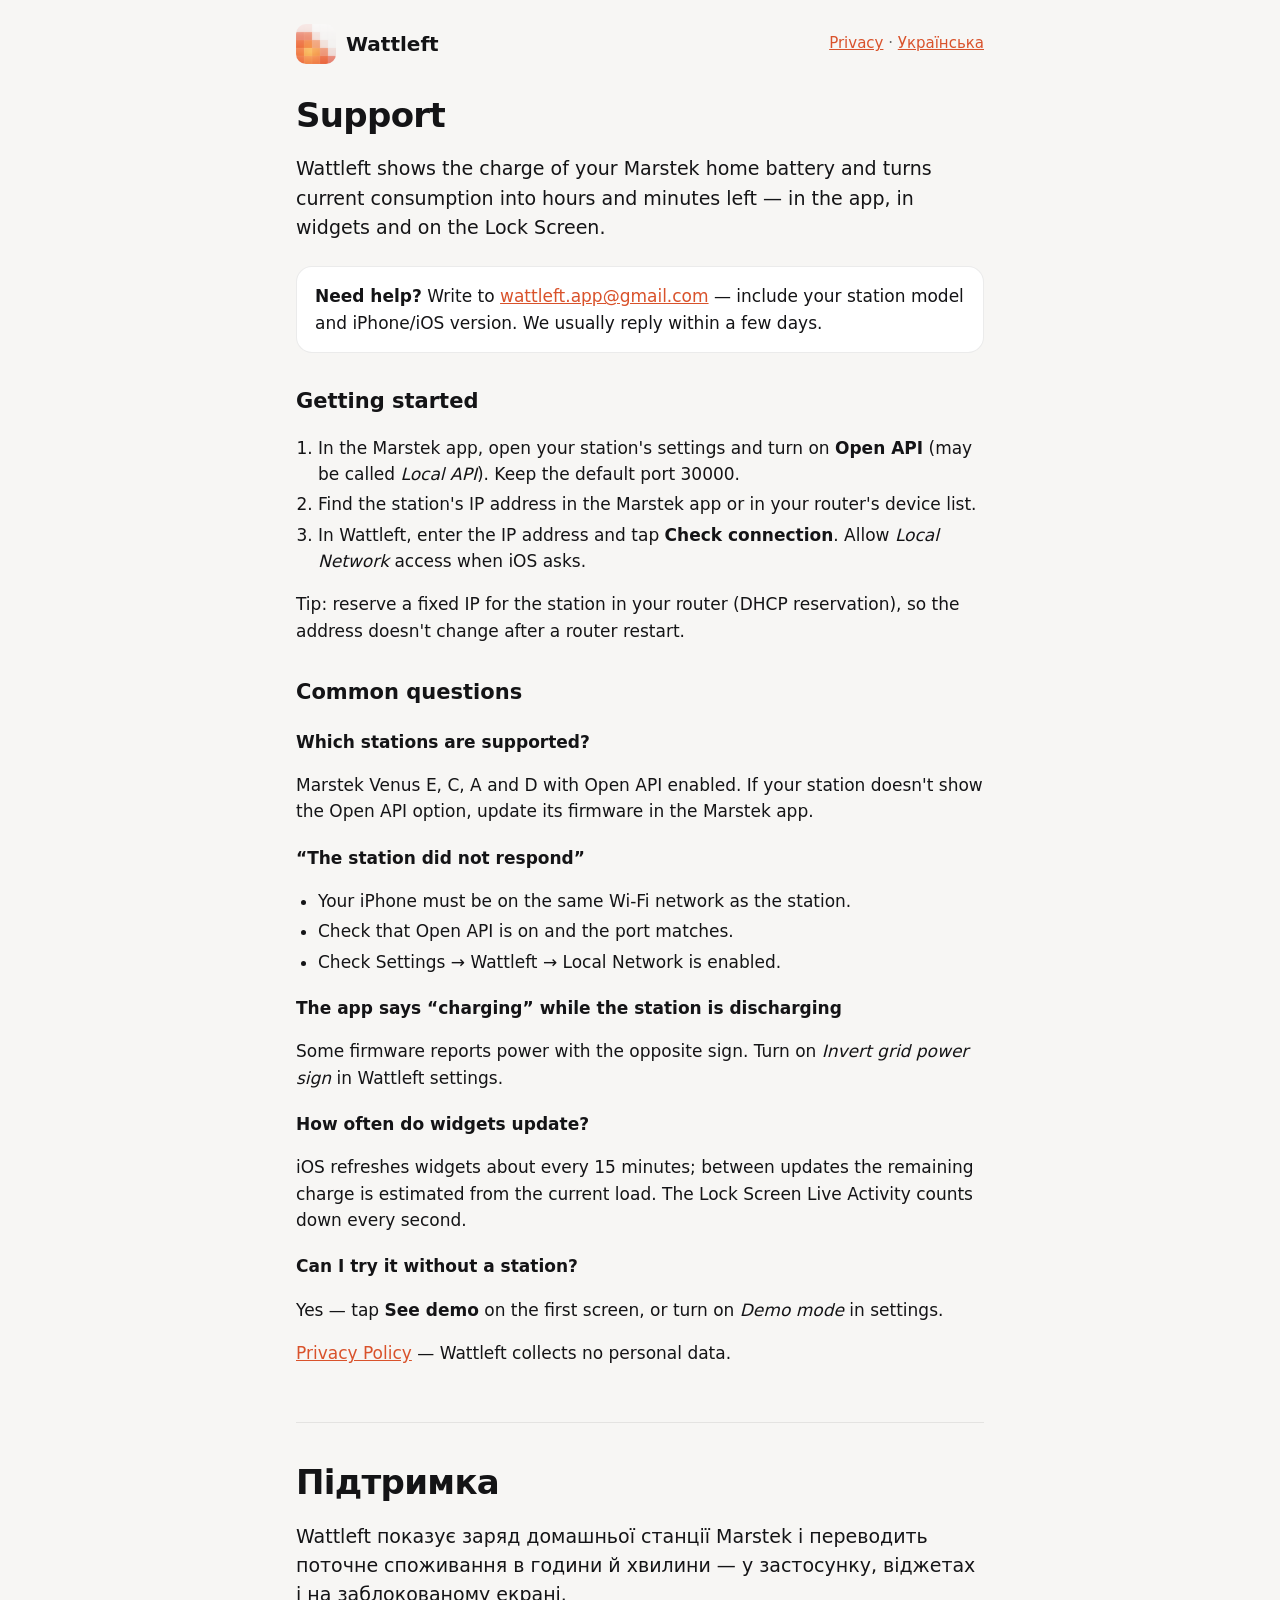
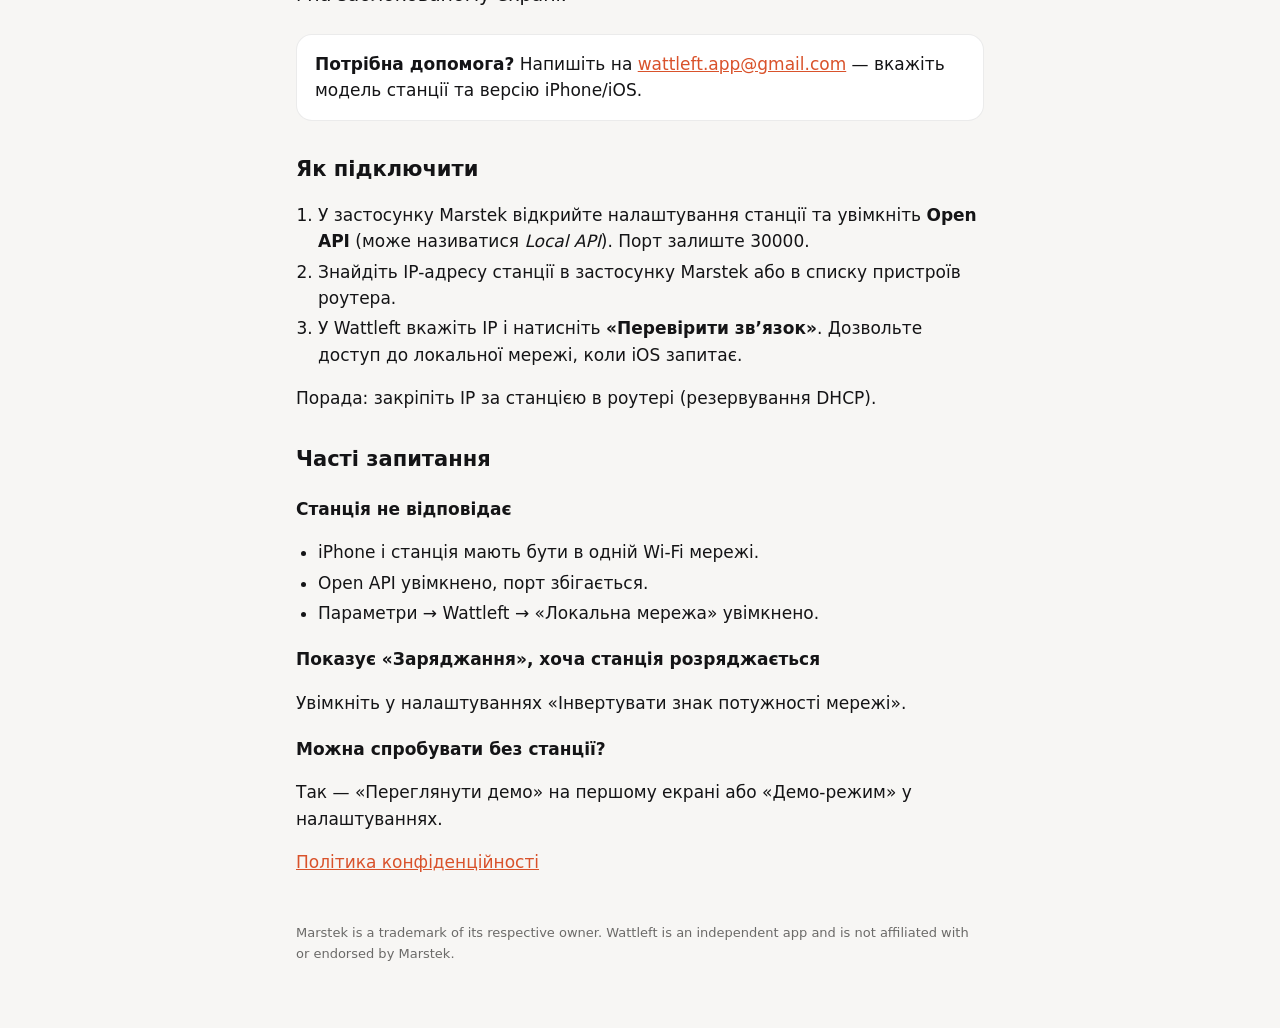
<file: docs/index.html>
<!doctype html>
<html lang="en">
<head>
<meta charset="utf-8">
<meta name="viewport" content="width=device-width, initial-scale=1">
<title>Wattleft — Support</title>
<meta name="description" content="Wattleft shows how long your Marstek home battery will last. Setup help and contact.">
<link rel="icon" href="icon.png">
<link rel="stylesheet" href="style.css">
</head>
<body>
<main>
  <header>
    <a class="brand" href="./"><img src="icon.png" alt="" width="40" height="40"> Wattleft</a>
    <nav><a href="privacy.html">Privacy</a> · <a href="#uk">Українська</a></nav>
  </header>

  <h1>Support</h1>
  <p class="lead">Wattleft shows the charge of your Marstek home battery and turns current consumption into hours and minutes left — in the app, in widgets and on the Lock Screen.</p>

  <div class="card">
    <strong>Need help?</strong> Write to <a href="mailto:wattleft.app@gmail.com">wattleft.app@gmail.com</a> — include your station model and iPhone/iOS version. We usually reply within a few days.
  </div>

  <h2>Getting started</h2>
  <ol>
    <li>In the Marstek app, open your station's settings and turn on <strong>Open API</strong> (may be called <em>Local API</em>). Keep the default port 30000.</li>
    <li>Find the station's IP address in the Marstek app or in your router's device list.</li>
    <li>In Wattleft, enter the IP address and tap <strong>Check connection</strong>. Allow <em>Local Network</em> access when iOS asks.</li>
  </ol>
  <p>Tip: reserve a fixed IP for the station in your router (DHCP reservation), so the address doesn't change after a router restart.</p>

  <h2>Common questions</h2>
  <h3>Which stations are supported?</h3>
  <p>Marstek Venus E, C, A and D with Open API enabled. If your station doesn't show the Open API option, update its firmware in the Marstek app.</p>

  <h3>“The station did not respond”</h3>
  <ul>
    <li>Your iPhone must be on the same Wi‑Fi network as the station.</li>
    <li>Check that Open API is on and the port matches.</li>
    <li>Check Settings → Wattleft → Local Network is enabled.</li>
  </ul>

  <h3>The app says “charging” while the station is discharging</h3>
  <p>Some firmware reports power with the opposite sign. Turn on <em>Invert grid power sign</em> in Wattleft settings.</p>

  <h3>How often do widgets update?</h3>
  <p>iOS refreshes widgets about every 15 minutes; between updates the remaining charge is estimated from the current load. The Lock Screen Live Activity counts down every second.</p>

  <h3>Can I try it without a station?</h3>
  <p>Yes — tap <strong>See demo</strong> on the first screen, or turn on <em>Demo mode</em> in settings.</p>

  <p><a href="privacy.html">Privacy Policy</a> — Wattleft collects no personal data.</p>

  <hr id="uk">

  <h1>Підтримка</h1>
  <p class="lead">Wattleft показує заряд домашньої станції Marstek і переводить поточне споживання в години й хвилини — у застосунку, віджетах і на заблокованому екрані.</p>

  <div class="card">
    <strong>Потрібна допомога?</strong> Напишіть на <a href="mailto:wattleft.app@gmail.com">wattleft.app@gmail.com</a> — вкажіть модель станції та версію iPhone/iOS.
  </div>

  <h2>Як підключити</h2>
  <ol>
    <li>У застосунку Marstek відкрийте налаштування станції та увімкніть <strong>Open API</strong> (може називатися <em>Local API</em>). Порт залиште 30000.</li>
    <li>Знайдіть IP-адресу станції в застосунку Marstek або в списку пристроїв роутера.</li>
    <li>У Wattleft вкажіть IP і натисніть <strong>«Перевірити зв’язок»</strong>. Дозвольте доступ до локальної мережі, коли iOS запитає.</li>
  </ol>
  <p>Порада: закріпіть IP за станцією в роутері (резервування DHCP).</p>

  <h2>Часті запитання</h2>
  <h3>Станція не відповідає</h3>
  <ul>
    <li>iPhone і станція мають бути в одній Wi‑Fi мережі.</li>
    <li>Open API увімкнено, порт збігається.</li>
    <li>Параметри → Wattleft → «Локальна мережа» увімкнено.</li>
  </ul>
  <h3>Показує «Заряджання», хоча станція розряджається</h3>
  <p>Увімкніть у налаштуваннях «Інвертувати знак потужності мережі».</p>
  <h3>Можна спробувати без станції?</h3>
  <p>Так — «Переглянути демо» на першому екрані або «Демо-режим» у налаштуваннях.</p>

  <p><a href="privacy.html#uk">Політика конфіденційності</a></p>

  <footer class="muted">Marstek is a trademark of its respective owner. Wattleft is an independent app and is not affiliated with or endorsed by Marstek.</footer>
</main>
</body>
</html>
</file>
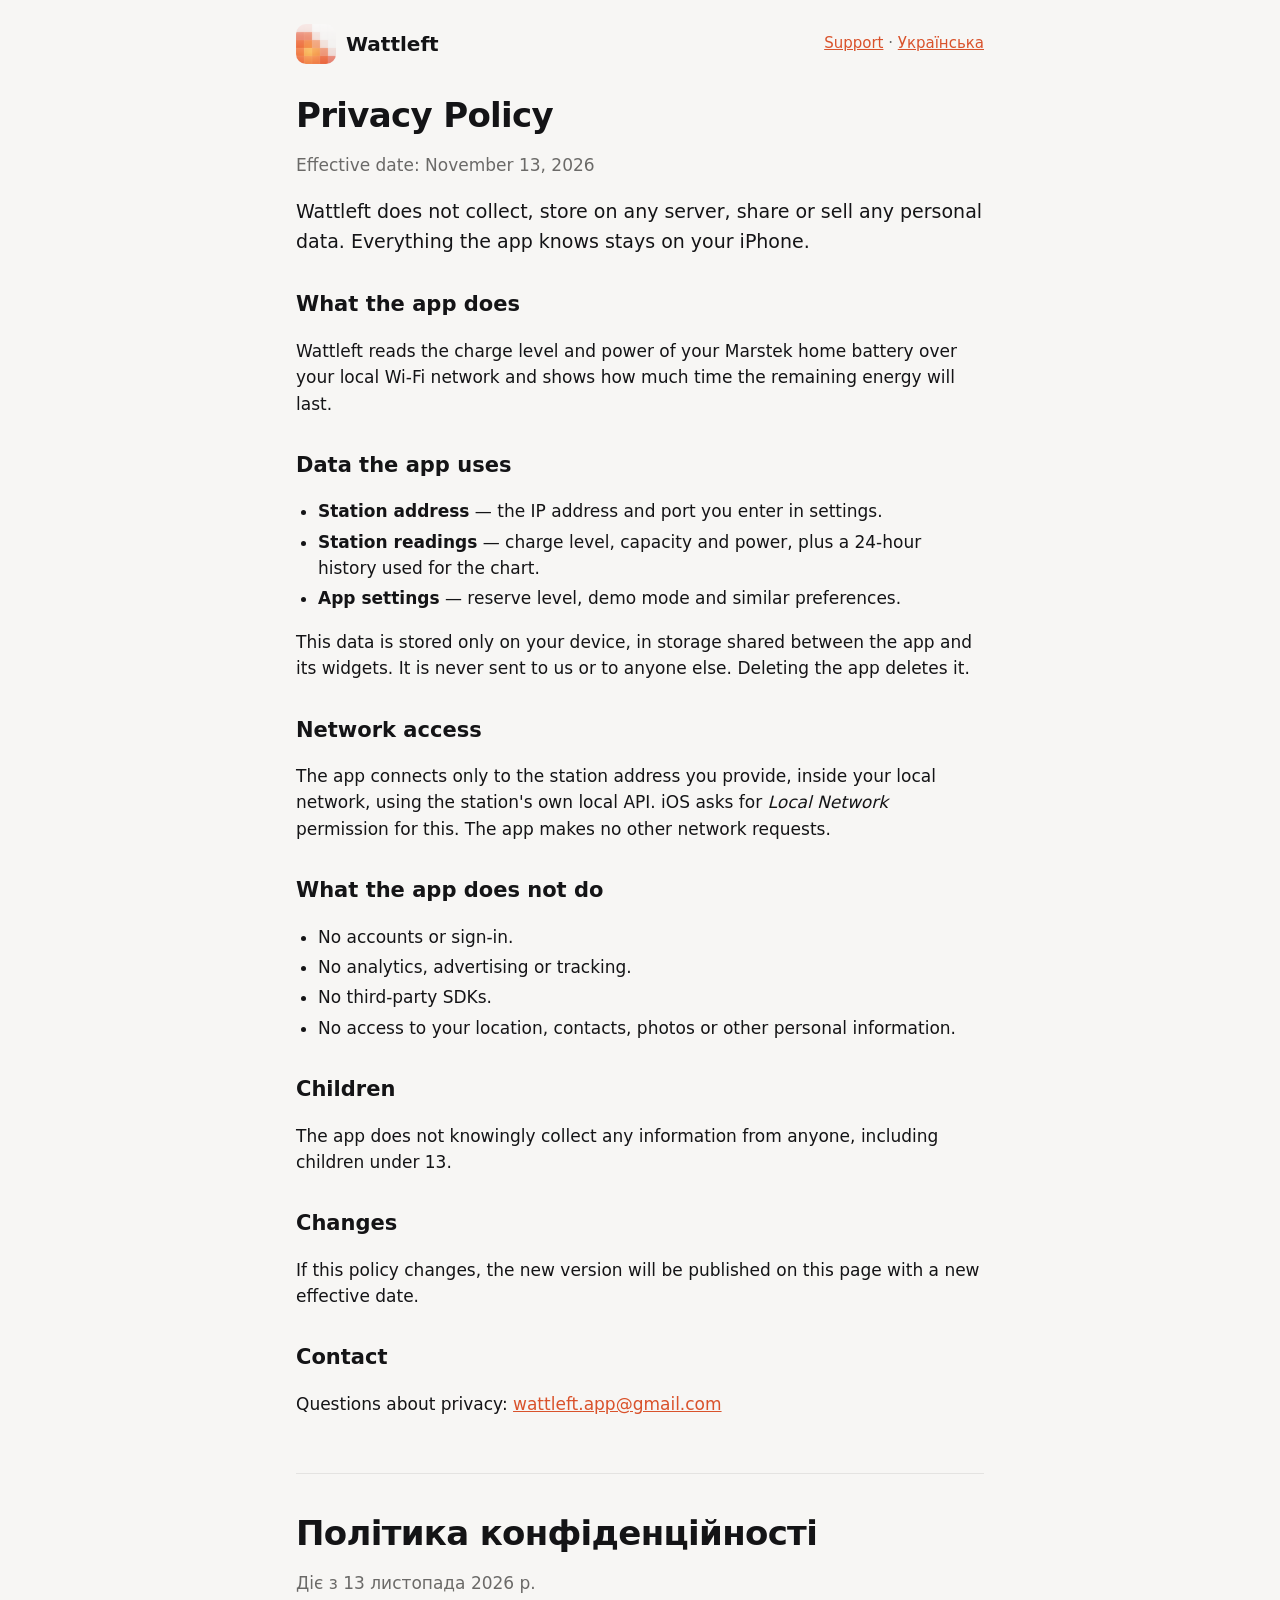
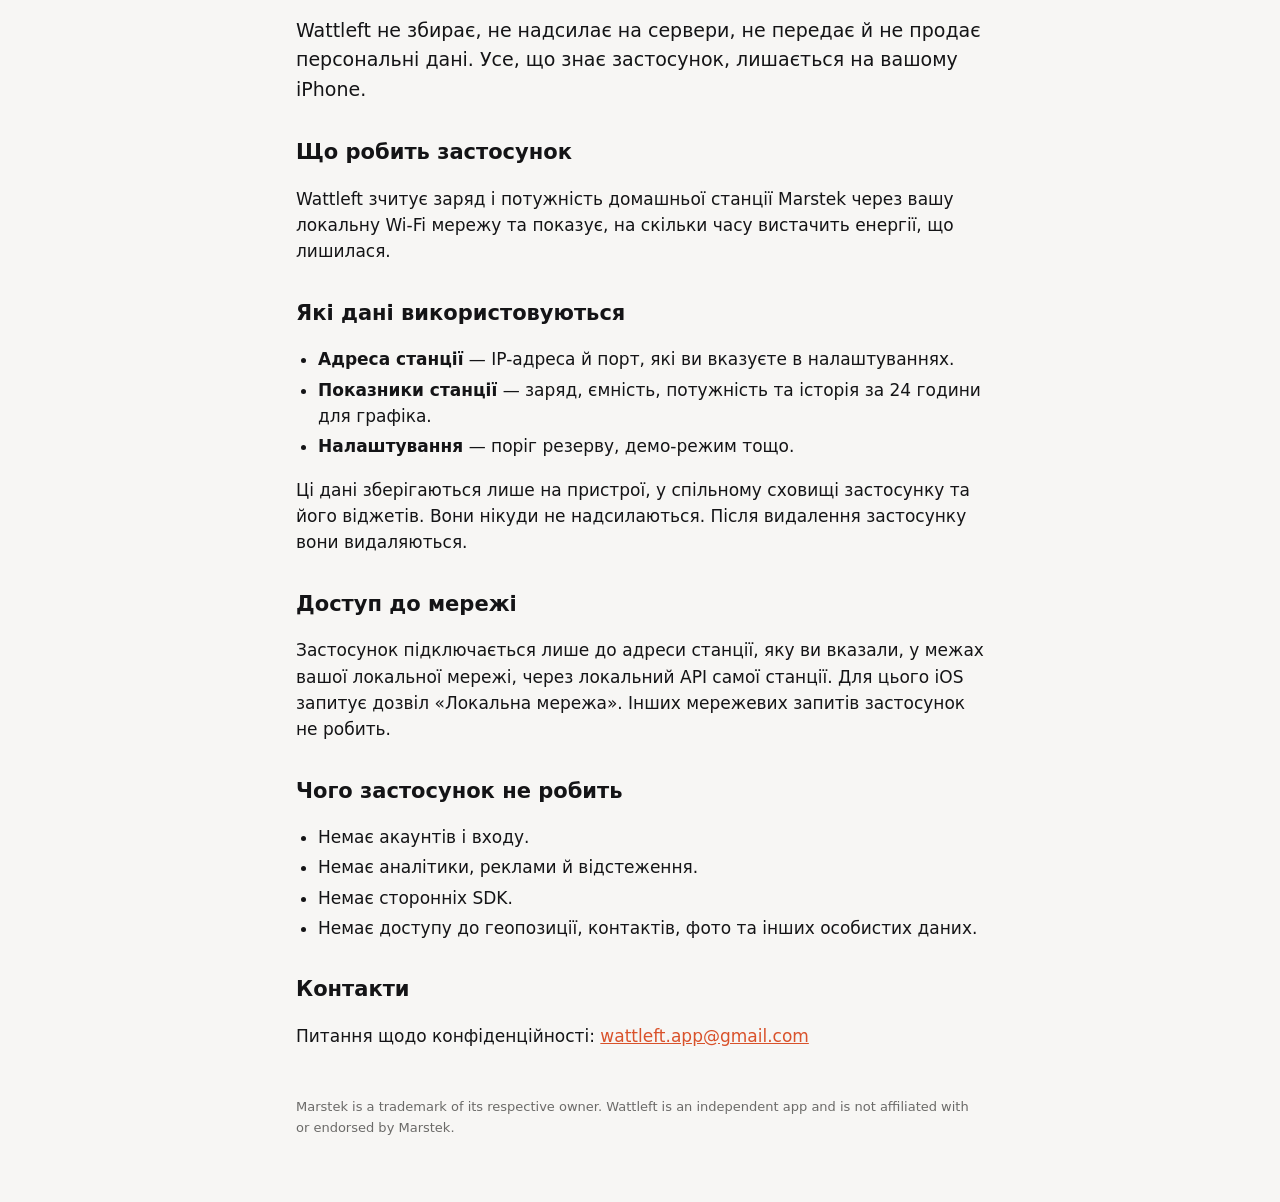
<file: docs/privacy.html>
<!doctype html>
<html lang="en">
<head>
<meta charset="utf-8">
<meta name="viewport" content="width=device-width, initial-scale=1">
<title>Wattleft — Privacy Policy</title>
<meta name="description" content="Wattleft privacy policy: the app collects no personal data.">
<link rel="icon" href="icon.png">
<link rel="stylesheet" href="style.css">
</head>
<body>
<main>
  <header>
    <a class="brand" href="./"><img src="icon.png" alt="" width="40" height="40"> Wattleft</a>
    <nav><a href="./">Support</a> · <a href="#uk">Українська</a></nav>
  </header>

  <h1>Privacy Policy</h1>
  <p class="muted">Effective date: November 13, 2026</p>

  <p class="lead">Wattleft does not collect, store on any server, share or sell any personal data. Everything the app knows stays on your iPhone.</p>

  <h2>What the app does</h2>
  <p>Wattleft reads the charge level and power of your Marstek home battery over your local Wi‑Fi network and shows how much time the remaining energy will last.</p>

  <h2>Data the app uses</h2>
  <ul>
    <li><strong>Station address</strong> — the IP address and port you enter in settings.</li>
    <li><strong>Station readings</strong> — charge level, capacity and power, plus a 24‑hour history used for the chart.</li>
    <li><strong>App settings</strong> — reserve level, demo mode and similar preferences.</li>
  </ul>
  <p>This data is stored only on your device, in storage shared between the app and its widgets. It is never sent to us or to anyone else. Deleting the app deletes it.</p>

  <h2>Network access</h2>
  <p>The app connects only to the station address you provide, inside your local network, using the station's own local API. iOS asks for <em>Local Network</em> permission for this. The app makes no other network requests.</p>

  <h2>What the app does not do</h2>
  <ul>
    <li>No accounts or sign‑in.</li>
    <li>No analytics, advertising or tracking.</li>
    <li>No third‑party SDKs.</li>
    <li>No access to your location, contacts, photos or other personal information.</li>
  </ul>

  <h2>Children</h2>
  <p>The app does not knowingly collect any information from anyone, including children under 13.</p>

  <h2>Changes</h2>
  <p>If this policy changes, the new version will be published on this page with a new effective date.</p>

  <h2>Contact</h2>
  <p>Questions about privacy: <a href="mailto:wattleft.app@gmail.com">wattleft.app@gmail.com</a></p>

  <hr id="uk">

  <h1>Політика конфіденційності</h1>
  <p class="muted">Діє з 13 листопада 2026 р.</p>

  <p class="lead">Wattleft не збирає, не надсилає на сервери, не передає й не продає персональні дані. Усе, що знає застосунок, лишається на вашому iPhone.</p>

  <h2>Що робить застосунок</h2>
  <p>Wattleft зчитує заряд і потужність домашньої станції Marstek через вашу локальну Wi‑Fi мережу та показує, на скільки часу вистачить енергії, що лишилася.</p>

  <h2>Які дані використовуються</h2>
  <ul>
    <li><strong>Адреса станції</strong> — IP-адреса й порт, які ви вказуєте в налаштуваннях.</li>
    <li><strong>Показники станції</strong> — заряд, ємність, потужність та історія за 24 години для графіка.</li>
    <li><strong>Налаштування</strong> — поріг резерву, демо-режим тощо.</li>
  </ul>
  <p>Ці дані зберігаються лише на пристрої, у спільному сховищі застосунку та його віджетів. Вони нікуди не надсилаються. Після видалення застосунку вони видаляються.</p>

  <h2>Доступ до мережі</h2>
  <p>Застосунок підключається лише до адреси станції, яку ви вказали, у межах вашої локальної мережі, через локальний API самої станції. Для цього iOS запитує дозвіл «Локальна мережа». Інших мережевих запитів застосунок не робить.</p>

  <h2>Чого застосунок не робить</h2>
  <ul>
    <li>Немає акаунтів і входу.</li>
    <li>Немає аналітики, реклами й відстеження.</li>
    <li>Немає сторонніх SDK.</li>
    <li>Немає доступу до геопозиції, контактів, фото та інших особистих даних.</li>
  </ul>

  <h2>Контакти</h2>
  <p>Питання щодо конфіденційності: <a href="mailto:wattleft.app@gmail.com">wattleft.app@gmail.com</a></p>

  <footer class="muted">Marstek is a trademark of its respective owner. Wattleft is an independent app and is not affiliated with or endorsed by Marstek.</footer>
</main>
</body>
</html>
</file>
<file: docs/style.css>
:root {
  --bg: #f7f6f4;
  --card: #ffffff;
  --ink: #141416;
  --muted: #6b6a68;
  --line: rgba(0, 0, 0, 0.08);
  --accent: #d9522b;
}
@media (prefers-color-scheme: dark) {
  :root {
    --bg: #111113;
    --card: #1c1c1f;
    --ink: #f2f1ee;
    --muted: #a3a29e;
    --line: rgba(255, 255, 255, 0.10);
    --accent: #f08a4b;
  }
}
* { box-sizing: border-box; }
body {
  margin: 0;
  background: var(--bg);
  color: var(--ink);
  font: 17px/1.55 -apple-system, BlinkMacSystemFont, "SF Pro Text", "Segoe UI", system-ui, sans-serif;
  -webkit-text-size-adjust: 100%;
}
main { max-width: 720px; margin: 0 auto; padding: 24px 16px 64px; }
header { display: flex; align-items: center; justify-content: space-between; gap: 12px; margin-bottom: 32px; flex-wrap: wrap; }
.brand { display: flex; align-items: center; gap: 10px; font-weight: 700; font-size: 20px; color: var(--ink); text-decoration: none; }
.brand img { border-radius: 10px; }
nav { font-size: 15px; color: var(--muted); }
a { color: var(--accent); }
h1 { font-size: 34px; line-height: 1.15; margin: 0 0 8px; letter-spacing: -0.02em; }
h2 { font-size: 21px; margin: 32px 0 8px; }
h3 { font-size: 17px; margin: 20px 0 4px; }
.lead { font-size: 19px; }
.muted { color: var(--muted); }
.card { background: var(--card); border: 1px solid var(--line); border-radius: 16px; padding: 16px 18px; margin: 24px 0; }
ul, ol { padding-left: 22px; }
li { margin: 4px 0; }
hr { border: 0; border-top: 1px solid var(--line); margin: 56px 0 40px; }
footer { margin-top: 48px; font-size: 13px; }
</file>
